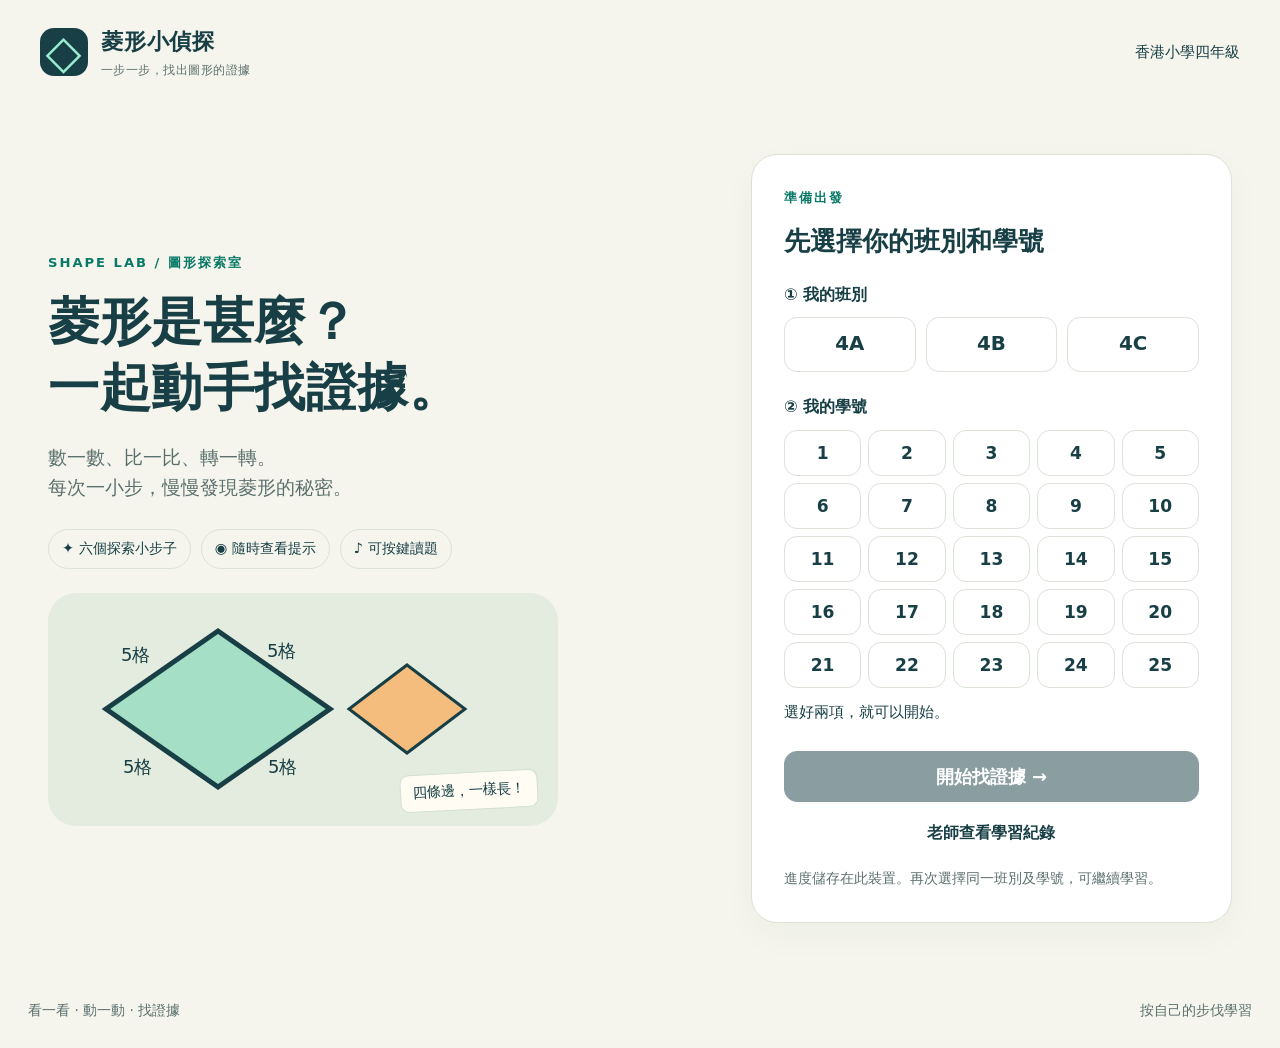
<file: index.html>
<!doctype html>
<html lang="zh-Hant">
<head>
  <meta charset="utf-8">
  <meta name="viewport" content="width=device-width,initial-scale=1">
  <meta name="theme-color" content="#183f45">
  <meta name="description" content="香港小四菱形小步子互動教學：數邊、比較邊長、找對邊、旋轉、辨認與探索正方形。">
  <title>菱形小偵探｜一步一步找證據</title>
  <link rel="icon" href="data:image/svg+xml,%3Csvg xmlns='http://www.w3.org/2000/svg' viewBox='0 0 64 64'%3E%3Crect width='64' height='64' rx='16' fill='%23183f45'/%3E%3Cpath d='M32 9 51 32 32 55 13 32Z' fill='%237ae1c2'/%3E%3C/svg%3E">
  <link rel="stylesheet" href="styles.css">
  <script src="app.js" defer></script>

<script defer src="https://wongngaiyam3-rgb.github.io/learning-resource-hub/xiaoke-widget/v1.js?v=20261102-1" data-xiaoke-site="菱形小偵探" data-xiaoke-topic="geometry"></script>
</head>
<body>
  <header class="topbar">
    <a class="brand" href="./" aria-label="菱形小偵探首頁"><span class="brandmark">◇</span><span>菱形小偵探<small>一步一步，找出圖形的證據</small></span></a>
    <div id="identity" class="identity">香港小學四年級</div>
  </header>
  <main id="app"></main>
  <footer class="sitefooter"><span>看一看 · 動一動 · 找證據</span><span>按自己的步伐學習</span></footer>
  <div id="toast" role="status" aria-live="polite"></div>
</body>
</html>
</file>
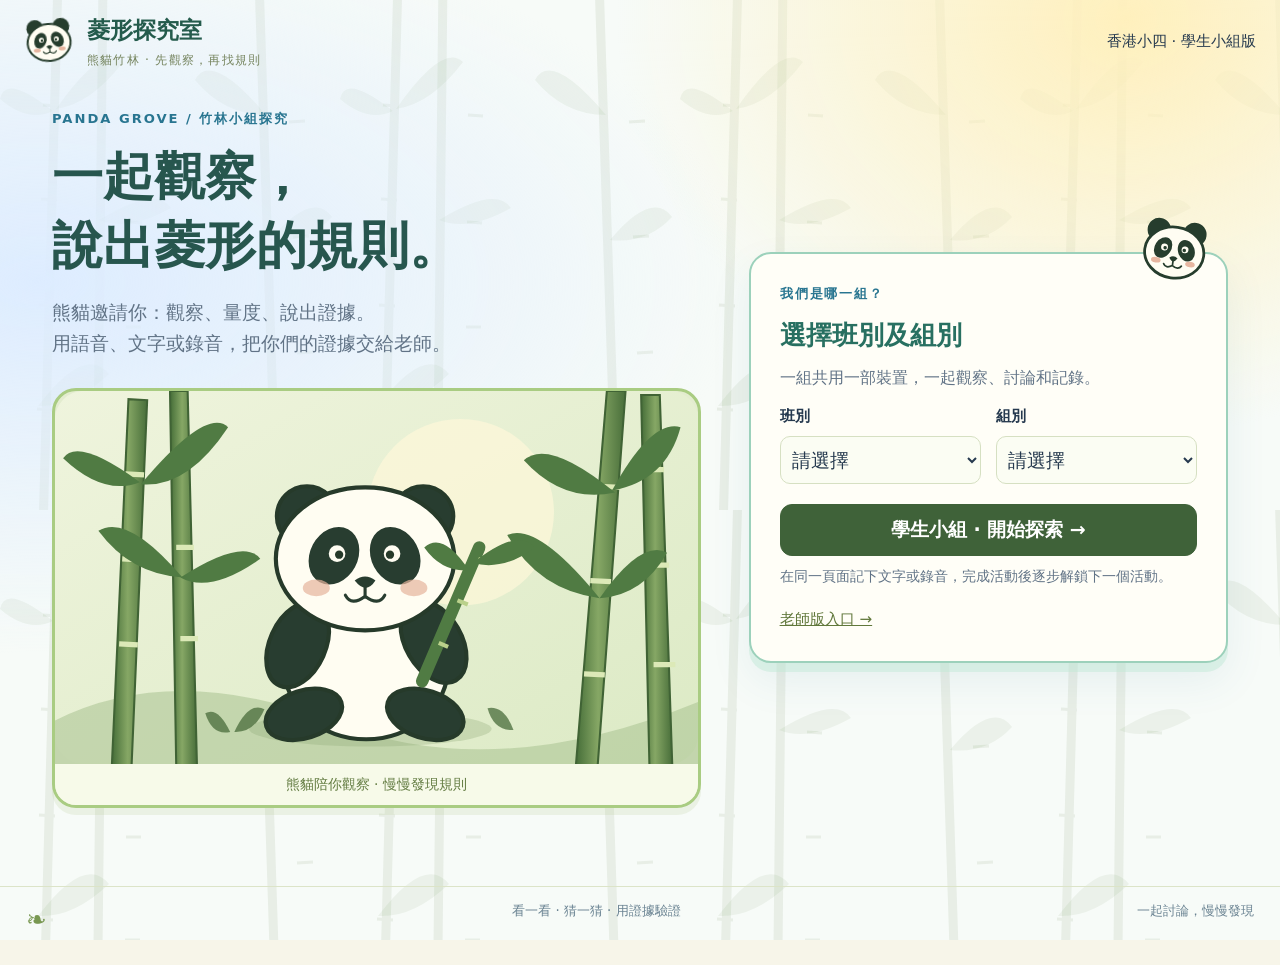
<file: classroom/index.html>
<!doctype html>
<html lang="zh-Hant">
<head><meta charset="utf-8"><meta name="viewport" content="width=device-width,initial-scale=1"><meta name="theme-color" content="#46683d"><meta name="description" content="香港小四菱形課堂探究：比較四邊形、拼棒、量度、分類與三角形拼砌；老師逐步提問，學生從證據發現規則。"><title>菱形探究室｜課堂觀察與發現</title><link rel="icon" href="data:image/svg+xml,%3Csvg xmlns='http://www.w3.org/2000/svg' viewBox='0 0 64 64'%3E%3Crect width='64' height='64' rx='16' fill='%23183f45'/%3E%3Cpath d='M32 9 51 32 32 55 13 32Z' fill='%237ae1c2'/%3E%3C/svg%3E"><link rel="stylesheet" href="classroom.css"><link rel="stylesheet" href="panda-theme.css"><script src="discussion.js" defer></script><script src="ruler.js" defer></script><script src="classroom.js" defer></script>
<script defer src="https://wongngaiyam3-rgb.github.io/learning-resource-hub/xiaoke-widget/v1.js?v=20261102-1" data-xiaoke-site="菱形探究室" data-xiaoke-topic="geometry"></script>
</head>
<body><header class="topbar"><a href="./" class="brand"><span class="logo">◇</span><span>菱形探究室<small>熊貓竹林 · 先觀察，再找規則</small></span></a><div id="mode">香港小四 · 課堂探究版</div></header><main id="app"></main><footer>看一看 · 猜一猜 · 用證據驗證<span>一起討論，慢慢發現</span></footer><div id="toast" role="status" aria-live="polite"></div></body>
</html>
</file>
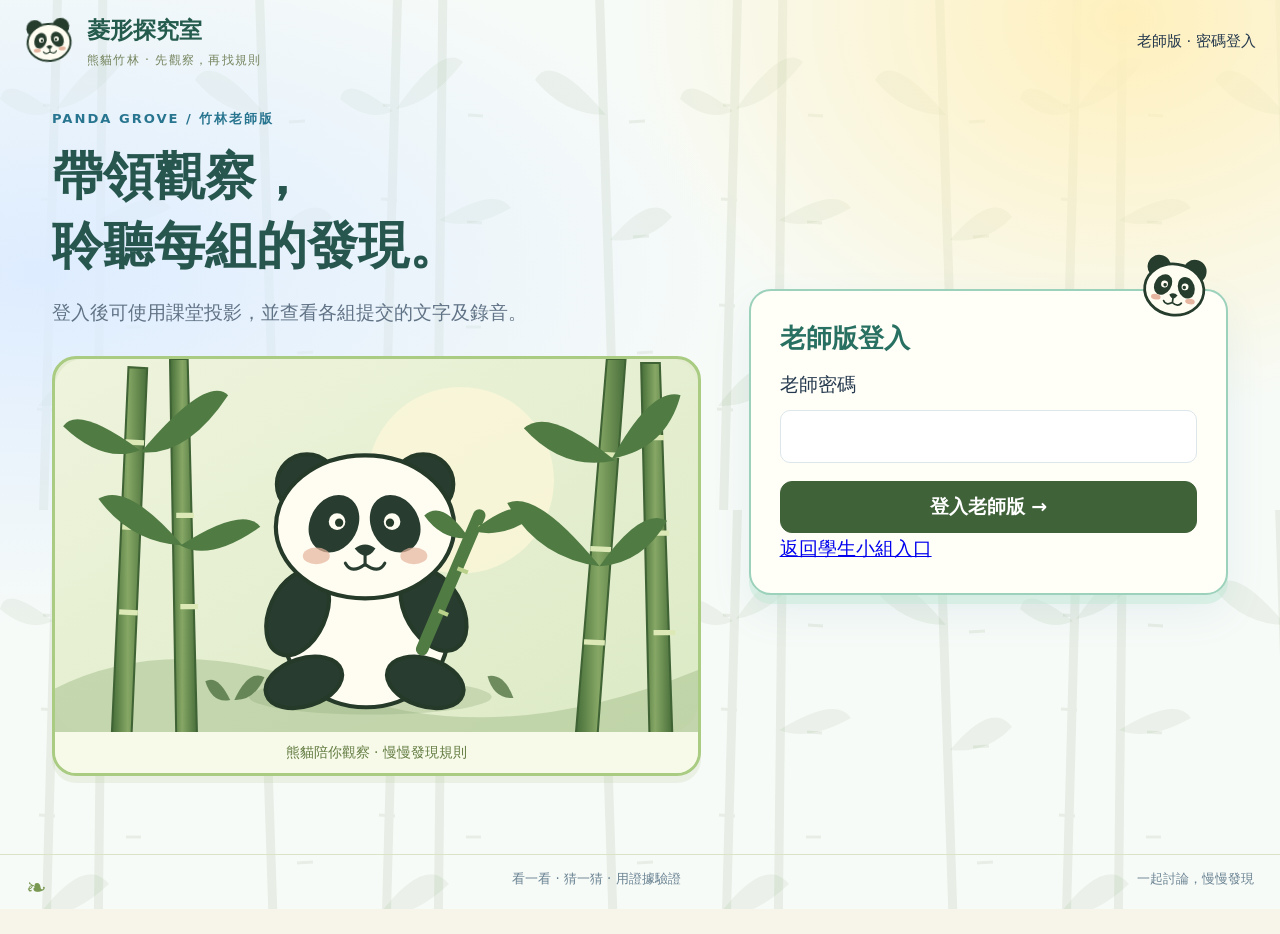
<file: classroom/teacher/index.html>
<!doctype html>
<html lang="zh-Hant">
<head><meta charset="utf-8"><meta name="viewport" content="width=device-width,initial-scale=1"><meta name="theme-color" content="#46683d"><meta name="description" content="香港小四菱形課堂探究：比較四邊形、拼棒、量度、分類與三角形拼砌；老師逐步提問，學生從證據發現規則。"><title>菱形探究室｜老師版</title><link rel="icon" href="data:image/svg+xml,%3Csvg xmlns='http://www.w3.org/2000/svg' viewBox='0 0 64 64'%3E%3Crect width='64' height='64' rx='16' fill='%23183f45'/%3E%3Cpath d='M32 9 51 32 32 55 13 32Z' fill='%237ae1c2'/%3E%3C/svg%3E"><link rel="stylesheet" href="../classroom.css"><link rel="stylesheet" href="../panda-theme.css"><script src="../discussion.js" defer></script><script src="../ruler.js" defer></script><script src="../classroom.js" defer></script></head>
<body data-role="teacher"><header class="topbar"><a href="./" class="brand"><span class="logo">◇</span><span>菱形探究室<small>熊貓竹林 · 先觀察，再找規則</small></span></a><div id="mode">香港小四 · 課堂探究版</div></header><main id="app"></main><footer>看一看 · 猜一猜 · 用證據驗證<span>一起討論，慢慢發現</span></footer><div id="toast" role="status" aria-live="polite"></div></body>
</html>
</file>
<file: styles.css>
:root{--ink:#183f45;--teal:#087967;--mint:#d8f3e9;--paper:#f5f5ed;--orange:#ec9b50;--muted:#5b706e;--line:#dbe2d8;--blue:#426db2;--red:#a83836;--radius:22px;font-family:system-ui,-apple-system,"Noto Sans TC","Microsoft JhengHei",sans-serif;color:var(--ink);background:var(--paper);font-size:18px;line-height:1.65}
*{box-sizing:border-box}body{margin:0}button,input,select{font:inherit}button,a,input,select{-webkit-tap-highlight-color:transparent}button{cursor:pointer;min-height:48px;border:1px solid var(--line);background:white;color:var(--ink);border-radius:13px;padding:10px 18px;font-weight:650;transition:background .15s,transform .15s}button:hover:not(:disabled){background:#eaf5ef;transform:translateY(-1px)}button:disabled{cursor:default;opacity:.5}button:focus-visible,a:focus-visible,input:focus-visible,select:focus-visible,[tabindex]:focus-visible{outline:3px solid var(--orange);outline-offset:4px}.primary{background:var(--ink);color:white;border-color:var(--ink)}.primary:hover:not(:disabled){background:#245b62}.secondary{background:var(--mint);border-color:#b8ddcd}.quiet{background:transparent;border-color:transparent;font-size:.87rem;min-height:44px}.selected,[aria-pressed=true]{background:var(--mint);border:2px solid var(--teal)}.topbar{max-width:1400px;margin:auto;padding:24px 40px;display:flex;justify-content:space-between;align-items:center;gap:16px}.brand{display:flex;align-items:center;gap:13px;color:var(--ink);text-decoration:none;font-size:1.22rem;font-weight:850;letter-spacing:.035em}.brandmark{height:48px;width:48px;display:grid;place-items:center;background:var(--ink);color:#9aedd1;border-radius:14px;font-size:2.6rem;line-height:1}.brand small{display:block;font-size:.68rem;color:var(--muted);font-weight:500;letter-spacing:.04em}.identity{font-size:.85rem;display:flex;gap:10px;align-items:center;white-space:nowrap}.pill{padding:6px 14px;background:#fff;border:1px solid var(--line);border-radius:30px}.sitefooter{max-width:1320px;margin:26px auto;padding:0 28px;color:var(--muted);display:flex;justify-content:space-between;font-size:.77rem}#app{max-width:1320px;margin:0 auto;padding:12px 28px;min-height:70vh}h1,h2,h3,p{margin-top:0}h1{font-size:clamp(2rem,4vw,3.3rem);line-height:1.3;letter-spacing:.01em;margin-bottom:22px}h2{font-size:1.6rem;line-height:1.4;margin-bottom:12px}h3{font-size:1.06rem;margin-bottom:10px}p{margin-bottom:15px}.eyebrow{text-transform:uppercase;letter-spacing:.15em;color:var(--teal);font-size:.73rem;font-weight:800;margin-bottom:14px}.muted{color:var(--muted);font-size:.88rem}.landing{display:grid;grid-template-columns:1.15fr .85fr;gap:52px;align-items:center;padding:38px 20px}.hero{max-width:660px}.hero p{font-size:1.03rem;color:var(--muted);max-width:530px}.hero .featureline{display:flex;gap:10px;flex-wrap:wrap;margin-top:25px}.featureline span{font-size:.8rem;border:1px solid var(--line);border-radius:30px;padding:7px 13px}.heroart{margin:24px 0 0;background:#e4ece0;border-radius:28px;padding:14px 20px;max-width:510px;position:relative}.heroart svg{width:100%;height:205px;display:block}.artnote{position:absolute;bottom:16px;right:20px;background:#fffdf3;border:1px solid #d3dfcf;transform:rotate(-3deg);padding:6px 12px;border-radius:9px;font-size:.8rem}.entrycard{padding:32px;background:white;border:1px solid var(--line);border-radius:26px;box-shadow:0 12px 36px #183f4509}.entrycard h2{font-size:1.45rem}.entrycard label{display:block;font-size:.9rem;font-weight:700;margin:22px 0 9px}.classbuttons{display:flex;gap:10px}.classbuttons button{flex:1;font-size:1.1rem}.numbergrid{display:grid;grid-template-columns:repeat(5,1fr);gap:7px}.numbergrid button{padding:5px;min-height:46px;font-size:.95rem}.entrycard .primary{width:100%;margin-top:24px}.entrycard .quiet{width:100%;margin-top:7px}.loginhint{font-size:.83rem;margin:12px 0 0;min-height:27px}.workspace{display:grid;grid-template-columns:230px 1fr;gap:24px}.journey{padding:26px 18px;border:1px solid var(--line);border-radius:var(--radius);background:#eff0e7;align-self:start;position:sticky;top:20px}.journey h2{font-size:1rem;padding-left:8px;margin-bottom:8px}.journey>p{padding-left:8px}.steps{display:flex;flex-direction:column;gap:8px}.steps button{display:flex;align-items:center;gap:10px;text-align:left;background:transparent;border:0;padding:10px 8px;font-size:.83rem;line-height:1.5;min-height:59px}.steps button.active{background:var(--ink);color:#fff}.stepnum{width:32px;height:32px;border-radius:50%;background:white;border:1px solid #c5d4c7;display:grid;place-items:center;flex-shrink:0;font-size:.77rem;color:var(--ink)}.steps button.done .stepnum{background:#c5e9d7;color:#076344}.progressbar{height:7px;border-radius:10px;background:#d8e1d3;overflow:hidden;margin:16px 8px 10px}.progressbar>span{display:block;height:100%;background:var(--teal);transition:width .3s}.lesson{background:white;border:1px solid var(--line);border-radius:var(--radius);padding:28px 32px;min-width:0}.lessonheader{display:flex;align-items:flex-start;justify-content:space-between;gap:16px;margin-bottom:18px}.lessonheader .eyebrow{margin-bottom:7px}.lessonheader h1{font-size:1.8rem;margin-bottom:7px}.lessonheader p{margin-bottom:0}.audio{flex-shrink:0;font-size:.85rem}.task{background:#eff8f3;border-left:4px solid var(--teal);padding:15px 20px;border-radius:0 12px 12px 0;margin-bottom:18px;font-size:1.06rem;font-weight:650}.board{background:#fbfcf8;border:1px solid var(--line);border-radius:18px;position:relative;overflow:hidden}.board>svg{width:100%;height:auto;max-height:350px;display:block;touch-action:pan-y}.board.draggable>svg{touch-action:none}.boardcaption{font-size:.78rem;color:var(--muted);padding:0 18px 12px;text-align:center}.edge{cursor:pointer;stroke-width:9;stroke-linecap:round;transition:stroke .2s}.edgetarget{cursor:pointer;stroke:transparent;stroke-width:34;fill:none}.edgehit:focus-visible{outline:0}.edgehit:focus-visible .edge{stroke:var(--orange)}.svglabel{font-family:inherit;font-size:20px;font-weight:750;fill:var(--ink);paint-order:stroke;stroke:#fbfcf8;stroke-width:6px;stroke-linejoin:round}.svgnote{font-family:inherit;font-size:16px;fill:var(--muted)}.vertex{cursor:grab;fill:var(--orange);stroke:white;stroke-width:3}.vertex:active{cursor:grabbing}.tools{display:flex;gap:10px;flex-wrap:wrap;align-items:center;margin-top:16px}.tools button{font-size:.85rem;padding:9px 13px}.rangebox{display:flex;align-items:center;gap:12px;padding:9px 0;flex-wrap:wrap}.rangebox label{font-size:.84rem;min-width:90px}.rangebox input{width:min(100%,260px);min-height:40px;accent-color:var(--teal)}.question{margin-top:21px}.question h3{font-size:1.1rem}.choices{display:flex;gap:12px;flex-wrap:wrap}.choices button{flex:1;min-width:140px}.feedback{margin:18px 0 0;padding:15px 18px;border-radius:12px;font-size:.95rem;background:#fdf2e2;color:#704623}.feedback.good{background:#e5f5ed;color:#145b44}.feedback:empty{display:none}.hintbox{background:#fff7df;border:1px solid #eedcab;padding:14px 16px;border-radius:12px;margin:12px 0;font-size:.9rem}.lessonfooter{display:flex;justify-content:space-between;gap:12px;border-top:1px solid var(--line);padding-top:20px;margin-top:25px;align-items:center}.lessonfooter .primary{font-size:.93rem}.helpgroup{display:flex;gap:5px}.evidence{display:flex;gap:10px;flex-wrap:wrap;margin:15px 0}.evidence span{padding:7px 12px;border:1px solid var(--line);border-radius:12px;font-size:.84rem;background:white}.evidence span.checked{background:var(--mint);border-color:#a9d6bf}.comparison{margin:18px 0;padding:18px;border:1px solid var(--line);border-radius:14px;background:#f9fbf6}.compare-row{display:flex;align-items:center;gap:13px;margin:9px 0;font-size:.84rem}.compare-row span{min-width:55px}.compare-row i{height:8px;background:var(--teal);width:150px;border-radius:5px;display:block}.compare-row small{font-size:.78rem;color:var(--muted)}.shapegrid{display:grid;grid-template-columns:repeat(2,1fr);gap:14px}.shapecard{display:block;position:relative;padding:12px 8px;background:#fcfdf9;min-height:160px;border:2px solid #dde6db;border-radius:16px;text-align:center}.shapecard.selected{background:#eaf8ef;border-color:var(--teal)}.shapecard svg{width:100%;height:140px;display:block}.shapecard .svglabel{font-size:15px;stroke-width:4px}.cardtitle{display:flex;align-items:center;justify-content:center;gap:10px;font-size:.9rem}.selectiondot{display:grid;place-items:center;width:24px;height:24px;border-radius:50%;border:2px solid #adbfad;font-size:.77rem}.selected .selectiondot{background:var(--teal);border-color:var(--teal);color:#fff}.roundpill{font-size:.8rem;background:#f5efdf;padding:7px 12px;border-radius:30px}.reasonlist{display:flex;flex-direction:column;gap:10px}.reasonlist button{text-align:left;font-size:.95rem}.concept{background:var(--ink);color:#fff;padding:22px;border-radius:18px;margin:20px 0}.concept h3{font-size:1.1rem;color:#9aedd1}.concept p{margin-bottom:0}.facts{display:grid;grid-template-columns:repeat(3,1fr);gap:10px;margin-top:16px}.fact{padding:12px;background:#f3f7ec;border:1px solid #dce6d1;border-radius:13px;text-align:center;font-size:.82rem}.fact strong{display:block;font-size:1.15rem}.reporthero{text-align:center;padding:25px 10px}.reporthero .badge{width:88px;height:88px;margin:auto auto 17px;background:var(--mint);border-radius:50%;display:grid;place-items:center;font-size:2.8rem}.reporthero h1{font-size:2rem}.skilllist{display:flex;flex-direction:column;gap:10px}.skillrow{display:flex;gap:12px;align-items:center;padding:13px 16px;border:1px solid var(--line);border-radius:13px}.skillrow strong{margin-left:auto;white-space:nowrap;font-size:.83rem}.skillrow.done strong{color:var(--teal)}.teacher{background:white;border:1px solid var(--line);padding:30px;border-radius:22px}.teachertools{display:flex;flex-wrap:wrap;gap:10px;margin:20px 0}.teachertools input{max-width:100%}.tablewrap{overflow:auto}table{width:100%;border-collapse:collapse;font-size:.84rem;white-space:nowrap}th,td{padding:13px 12px;text-align:left;border-bottom:1px solid var(--line)}th{background:#f2f6eb}details{margin-top:16px;background:#f7f8f1;border-radius:12px;padding:13px}summary{cursor:pointer;font-weight:650}.smallprint{font-size:.77rem;color:var(--muted);margin:10px 0 0}#toast{position:fixed;bottom:25px;left:50%;transform:translateX(-50%);background:var(--ink);color:#fff;max-width:90%;border-radius:12px;padding:10px 18px;z-index:30;display:none;font-size:.87rem}.toolbarline{display:flex;gap:10px;align-items:center;justify-content:space-between}.dim{opacity:.3}.legend{display:flex;align-items:center;gap:10px;margin-top:8px;font-size:.8rem}.legend i{display:inline-block;width:24px;height:5px;background:var(--teal)}.legend i.blue{background:var(--blue)}.completionstrip{background:#e4f5ec;border:1px solid #b8dcca;padding:14px 16px;border-radius:13px;margin-top:17px}.names{display:flex;gap:12px;flex-wrap:wrap;margin:18px 0}.names button{flex:1;font-size:1rem}.empty{text-align:center;padding:40px 20px}.notice{border-left:4px solid var(--orange);padding:14px 18px;background:#fff6e7;border-radius:0 12px 12px 0}.checkboxline{display:flex;gap:9px;align-items:center;font-size:.83rem}.checkboxline input{width:22px;height:22px;accent-color:var(--teal)}
@media(max-width:1000px){.topbar{padding:20px 28px}.workspace{grid-template-columns:190px 1fr;gap:16px}.journey{padding:20px 10px}.lesson{padding:24px}.landing{gap:28px;padding:25px 0}.entrycard{padding:25px}.facts{grid-template-columns:1fr}}
@media(max-width:720px){:root{font-size:17px}.topbar{padding:17px 16px;align-items:flex-start}.brand{font-size:1rem;gap:9px}.brandmark{height:42px;width:42px;font-size:2.3rem}.brand small{font-size:.59rem}.identity{font-size:.74rem;flex-direction:column;gap:3px}.identity .quiet{min-height:30px;padding:1px 6px}.identity .pill{padding:4px 9px}#app{padding:4px 14px}.landing{grid-template-columns:1fr;padding:22px 2px;gap:25px}.hero h1{font-size:2.25rem;margin-bottom:13px}.heroart{display:none}.hero p{font-size:.98rem}.featureline{margin-top:16px!important}.entrycard{padding:24px}.workspace{display:block}.journey{position:static;margin-bottom:15px;padding:13px 10px;border-radius:16px}.journey h2,.journey>p,.journey>.quiet{display:none}.steps{flex-direction:row;overflow:auto;gap:7px;padding-bottom:5px}.steps button{min-width:106px;flex-direction:column;gap:5px;min-height:72px;justify-content:center;font-size:.72rem;text-align:center;padding:7px;border-radius:11px}.stepnum{height:27px;width:27px}.progressbar{margin:6px 3px 0;height:5px}.lesson{padding:21px 16px;border-radius:18px}.lessonheader{gap:10px}.lessonheader h1{font-size:1.42rem}.lessonheader p{font-size:.82rem}.audio{font-size:.77rem;padding:8px 10px}.task{font-size:.99rem;padding:13px 14px}.board>svg{min-height:220px}.choices{gap:9px}.choices button{min-width:100px;font-size:.93rem;padding:10px}.shapegrid{gap:10px}.shapecard{padding:8px 4px;min-height:148px}.shapecard svg{height:122px}.lessonfooter{flex-wrap:wrap;gap:9px}.lessonfooter>.primary{margin-left:auto}.helpgroup{gap:0}.helpgroup button{padding:8px 10px}.teacher{padding:22px 16px}.sitefooter{padding:0 17px;font-size:.67rem}.facts{grid-template-columns:1fr 1fr 1fr;gap:6px}.fact{font-size:.65rem;padding:8px 3px}.fact strong{font-size:.89rem}.evidence{gap:6px}.evidence span{font-size:.72rem;padding:7px 8px}.skillrow{padding:12px 10px;font-size:.82rem}.skillrow strong{font-size:.73rem}.names button{font-size:.88rem;padding:10px}.rangebox input{flex:1}.toolbarline{flex-wrap:wrap}.reporthero h1{font-size:1.65rem}}
@media(prefers-reduced-motion:reduce){*{transition:none!important;scroll-behavior:auto!important}}
</file>
<file: classroom/classroom.css>
:root{font-family:system-ui,-apple-system,"Noto Sans TC","Microsoft JhengHei",sans-serif;font-size:19px;line-height:1.65;color:#183f45;background:#f5f5ed;--ink:#183f45;--green:#087967;--mint:#e1f3e7;--orange:#ec9b50;--line:#dbe3d7;--muted:#5c726e}*{box-sizing:border-box}body{margin:0}button,input,select{font:inherit}button{min-height:48px;border:1px solid var(--line);border-radius:12px;padding:9px 15px;background:white;color:var(--ink);font-weight:650;cursor:pointer;transition:background .16s}button:hover:not(:disabled){background:#ecf7ef}button:disabled{opacity:.45;cursor:default}button:focus-visible,input:focus-visible,select:focus-visible,a:focus-visible{outline:3px solid var(--orange);outline-offset:3px}.primary{background:var(--ink);color:white;border-color:var(--ink)}.primary:hover:not(:disabled){background:#285b61}.mint{background:var(--mint);border-color:#b8dbc7}.quiet{background:transparent;border-color:transparent;font-size:.79rem}.active,[aria-pressed=true]{background:var(--mint);border:2px solid var(--green)}.topbar{max-width:1540px;margin:auto;padding:22px 32px;display:flex;align-items:center;justify-content:space-between;gap:15px}.brand{color:var(--ink);text-decoration:none;display:flex;align-items:center;gap:12px;font-weight:850;font-size:1.2rem}.brand small{display:block;color:var(--muted);font-size:.65rem;font-weight:500}.logo{display:grid;place-items:center;font-size:2.5rem;width:49px;height:49px;border-radius:14px;background:var(--ink);color:#9beacb}#mode{display:flex;align-items:center;gap:9px;font-size:.78rem}main{max-width:1540px;margin:auto;padding:5px 26px;min-height:75vh}footer{max-width:1480px;margin:25px auto;padding:0 26px;display:flex;justify-content:space-between;color:var(--muted);font-size:.7rem}h1,h2,h3,p{margin-top:0}h1{font-size:clamp(2rem,4vw,3.5rem);line-height:1.35;margin-bottom:17px}h2{font-size:1.38rem;line-height:1.4;margin-bottom:12px}h3{font-size:1rem;margin-bottom:8px}p{margin-bottom:13px}.eyebrow{font-size:.69rem;font-weight:800;letter-spacing:.15em;color:var(--green);margin-bottom:12px}.muted{color:var(--muted);font-size:.83rem}.entry{display:grid;grid-template-columns:1.15fr .85fr;gap:55px;align-items:center;padding:45px 30px}.entry p{color:var(--muted)}.entryart{margin-top:28px;border-radius:24px;background:#e6ecdf;padding:16px}.entryart svg{width:100%;height:240px;display:block}.entrycard{padding:29px;border:1px solid var(--line);border-radius:24px;background:white}.entrycard .primary{width:100%;font-size:1rem}.or{text-align:center;font-size:.76rem;color:var(--muted);margin:20px 0}.entryfields{display:grid;grid-template-columns:1fr 1fr;gap:15px}.entryfields label{display:block;font-size:.8rem;margin-bottom:7px;font-weight:650}select{width:100%;min-height:48px;border:1px solid var(--line);border-radius:10px;padding:7px;background:#fbfcf8;color:var(--ink)}.entrycard .mint{margin-top:15px;width:100%}.entrycard .small{margin-top:9px;font-size:.72rem}.nav{display:flex;gap:8px;overflow:auto;padding:0 0 15px}.nav button{flex:1;min-width:145px;font-size:.83rem;white-space:nowrap}.nav .active{background:var(--ink);color:white;border-color:var(--ink)}.nav button span{font-size:.68rem;margin-right:6px;opacity:.8}.toolbar{display:flex;align-items:center;justify-content:space-between;gap:15px;flex-wrap:wrap;margin:0 0 16px}.toolbar-left{display:flex;gap:8px;flex-wrap:wrap}.toolbar button{font-size:.77rem;min-height:44px}.layout{display:grid;grid-template-columns:minmax(0,1fr) 285px;gap:21px}.lab{min-width:0;background:white;padding:24px;border-radius:21px;border:1px solid var(--line)}.lessonhead{display:flex;justify-content:space-between;align-items:flex-start;gap:16px}.lessonhead h1{font-size:1.75rem;margin-bottom:10px}.lessonhead .eyebrow{margin-bottom:5px}.instruction{font-size:.91rem;padding:13px 17px;background:#edf7ef;border-left:4px solid var(--green);border-radius:0 10px 10px 0;margin:9px 0 17px}.questions{background:var(--ink);color:white;padding:23px;border-radius:21px;align-self:start;position:sticky;top:20px}.questions .eyebrow{color:#a6e9ce}.questions h2{font-size:1.13rem;line-height:1.7;margin:13px 0 19px}.questions .sub{font-size:.79rem;color:#c8dbd6}.questions .qnav{display:flex;gap:9px;margin-top:20px}.questions button{flex:1;font-size:.78rem;min-height:44px}.questions .quiet{color:white;margin-top:12px;flex:1}.qtip{padding:14px 0 0;border-top:1px solid #52726e;font-size:.78rem;color:#d9e8df}.chip{background:#f3ecd8;border:1px solid #e7dcc1;padding:5px 12px;border-radius:30px;font-size:.72rem;white-space:nowrap}.gallery{display:grid;grid-template-columns:repeat(3,1fr);gap:12px}.card{position:relative;border:2px solid #dce5d7;border-radius:15px;min-height:160px;padding:10px 6px;text-align:center;background:#fcfdf9}.card.selected{background:#e6f5ea;border-color:var(--green)}.card svg{width:100%;height:135px;display:block}.card strong{font-size:.85rem}.name{font-size:.7rem;color:var(--muted);display:block;min-height:22px}.tools{display:flex;gap:8px;flex-wrap:wrap;align-items:center;margin:14px 0}.tools button{font-size:.77rem}.comparison{margin-top:19px;padding:17px;background:#f5f7ec;border:1px solid var(--line);border-radius:15px}.comparison h3{font-size:.91rem}.comparepair{display:grid;grid-template-columns:repeat(2,minmax(0,1fr));gap:12px}.comparepair svg{width:100%;height:230px;display:block}.comparepair>div{background:#fff;border:1px solid var(--line);border-radius:13px;text-align:center;padding:10px}.comparepair .tools{justify-content:center}.empty{padding:30px 15px;text-align:center;color:var(--muted);font-size:.86rem}.board{border:1px solid var(--line);border-radius:16px;overflow:hidden;background:#fbfcf7;position:relative}.board svg{width:100%;height:auto;display:block;touch-action:none}.board.large svg{max-height:410px}.svglabel{font-family:inherit;font-size:17px;font-weight:750;fill:var(--ink);paint-order:stroke;stroke:#fbfcf7;stroke-width:5px;stroke-linejoin:round}.svglabel.small{font-size:13px;stroke-width:4px}.svgcaption{font-family:inherit;font-size:13px;fill:var(--muted)}.edge{stroke-linecap:round}.hit{fill:none;stroke:transparent;stroke-width:28;cursor:pointer}.handle{fill:var(--orange);stroke:white;stroke-width:3;cursor:grab}.handle:active{cursor:grabbing}.panels{display:grid;grid-template-columns:repeat(2,minmax(0,1fr));gap:15px}.panel h3{display:flex;align-items:center;gap:9px;font-size:.88rem}.panel .chip{font-size:.65rem}.rodtray{display:flex;gap:8px;align-items:center;margin:14px 0;justify-content:center;height:35px}.rodtray i{height:9px;width:55px;border:1px solid #368276;background:#87c8b2;border-radius:8px;transition:opacity .2s}.rodtray .used{opacity:.2}.rodtray .long{width:74px;background:#91abc9;border-color:#657ea3}.rodtray .short{width:37px;background:#dfb58e;border-color:#bb8f69}.slider{display:flex;align-items:center;gap:9px;font-size:.76rem;flex-wrap:wrap;margin:12px 0}.slider input{min-width:100px;flex:1;accent-color:var(--green);min-height:35px}.slider label{min-width:50px}.obsbox{padding:15px 17px;border:1px dashed #d1dabd;border-radius:13px;background:#fffdef;margin-top:16px}.obsbox h3{font-size:.88rem}.obsbox .prompts{display:flex;gap:9px;flex-wrap:wrap;font-size:.83rem}.note{padding:7px 13px;border-radius:30px;border:1px solid #d6dfc8;background:white;min-height:40px;font-size:.77rem}.selector{display:flex;gap:7px;flex-wrap:wrap;margin-bottom:14px}.selector button{min-height:43px;min-width:49px;padding:5px 11px;font-size:.8rem}.sideinspector{display:grid;grid-template-columns:minmax(0,1fr) 215px;gap:15px}.copytray{background:#f5f7ec;border-radius:14px;padding:17px;min-width:0}.copytray h3{font-size:.85rem}.copyrow{margin:12px 0;font-size:.73rem}.copyrow i{display:block;height:7px;background:var(--green);border-radius:5px;margin:7px 0;max-width:100%}.parallel-controls{display:flex;gap:8px;flex-wrap:wrap;margin-top:13px}.parallel-controls button{font-size:.77rem}.legend{font-size:.75rem;color:var(--muted);margin-top:7px}.legend i{display:inline-block;width:22px;height:4px;background:var(--green);margin-right:5px}.sortarea{display:grid;grid-template-columns:repeat(2,minmax(0,1fr));gap:15px}.sortzone{border:2px dashed #b7cdbb;border-radius:15px;padding:14px;min-height:225px;background:#f3faf2}.sortzone:nth-child(2){background:#f8f4ed;border-color:#d5c2a5}.sortzone.dragover{outline:3px solid var(--orange);background:#fff5cf}.sortzone input{width:100%;padding:6px 8px;border:1px solid #cbd6c6;border-radius:9px;min-height:43px;font-weight:750;font-size:.89rem;color:var(--ink);background:white}.sortzone .smallcards{display:grid;grid-template-columns:repeat(2,minmax(0,1fr));gap:8px;margin-top:10px}.smallcards .card{min-height:110px;padding:7px 3px}.smallcards .card svg{height:92px}.smallcards .card .name{display:none}.smallcards .card strong{font-size:.78rem}.sortpool{margin-top:17px;padding:16px;border:1px solid var(--line);border-radius:15px;background:#f9fbf4}.sortpool .gallery{grid-template-columns:repeat(4,1fr);gap:8px}.sortpool .card{min-height:130px}.sortpool .card svg{height:97px}.sortpool .name{display:none}.feedback{padding:13px 16px;border-radius:11px;font-size:.87rem;background:#fff4d9;color:#765322;margin:14px 0}.feedback.good{background:#e8f4e9;color:#176345}.feedback:empty{display:none}.puzzlebar{display:flex;gap:8px;flex-wrap:wrap}.puzzlebar button{font-size:.79rem}.summary{padding:20px;border-radius:17px;background:var(--ink);color:#fff;margin-top:17px}.summary h2{font-size:1.2rem;color:#a6e9ce}.summary p{font-size:.92rem;margin-bottom:9px}.summary small{font-size:.73rem;color:#d2e5dc}.hideanswer{padding:21px;border:1px dashed #c9d8bf;border-radius:14px;text-align:center;margin-top:16px;background:#fcfdf5}.hideanswer p{font-size:.82rem;color:var(--muted)}.tip{font-size:.75rem;color:var(--muted);margin-top:9px;margin-bottom:0}.namesstrip{display:flex;gap:9px;flex-wrap:wrap;margin:11px 0}.namesstrip span{background:#edf6e8;border:1px solid #c9dbc4;padding:6px 12px;border-radius:25px;font-size:.79rem}.lessonfoot{display:flex;justify-content:space-between;align-items:center;gap:12px;margin-top:22px;padding-top:17px;border-top:1px solid var(--line)}.lessonfoot button{font-size:.8rem}.notebook{background:white;border:1px solid var(--line);padding:28px;border-radius:21px}.notebook textarea{width:100%;min-height:130px;border:1px solid var(--line);border-radius:13px;padding:15px;font:inherit;margin-bottom:12px}.logitem{padding:13px 16px;border-radius:12px;background:#f3f7ec;margin:10px 0;font-size:.85rem}.pill{padding:5px 10px;border:1px solid var(--line);background:white;border-radius:30px;font-size:.74rem}#toast{position:fixed;bottom:25px;left:50%;transform:translateX(-50%);background:var(--ink);color:white;padding:12px 18px;border-radius:12px;max-width:90%;font-size:.83rem;display:none;z-index:30}.tri-piece{cursor:grab}.tri-piece:active{cursor:grabbing}.drag-hint{font-size:.75rem;color:var(--muted);margin-top:8px}.fullscreen main{max-width:none}.fullscreen .topbar{padding:12px 25px}.fullscreen footer{display:none}.fullscreen .layout{grid-template-columns:minmax(0,1fr) 310px}.fullscreen .lab{font-size:1.08rem}.fullscreen .board.large svg{max-height:480px}.evidence{display:flex;gap:9px;flex-wrap:wrap;margin:14px 0}.evidence span{padding:6px 11px;border:1px solid var(--line);border-radius:10px;font-size:.76rem;background:#f8fbf3}.note[aria-pressed=true]{background:var(--mint)}
@media(min-width:1600px){:root{font-size:22px}.layout{grid-template-columns:minmax(0,1fr) 320px}}
@media(max-width:1100px){.layout{grid-template-columns:minmax(0,1fr) 240px;gap:15px}.lab{padding:20px}.questions{padding:19px}.entry{gap:30px;padding:25px 10px}.gallery{gap:9px}.card svg{height:125px}.sideinspector{grid-template-columns:1fr}.copytray{display:flex;flex-wrap:wrap;gap:12px;align-items:center}.copytray h3{width:100%}.copyrow{margin:0}.copyrow i{max-width:170px}.panels{gap:10px}}
@media(max-width:760px){:root{font-size:17px}.topbar{padding:17px 16px;align-items:flex-start}.brand{font-size:1rem;gap:9px}.logo{width:42px;height:42px;font-size:2.2rem}.brand small{font-size:.58rem}#mode{font-size:.67rem;gap:3px;flex-direction:column}.topbar .quiet{min-height:27px;padding:3px}main{padding:3px 12px}.entry{grid-template-columns:1fr;padding:22px 3px;gap:19px}.entry h1{font-size:2.15rem}.entryart{display:none}.entrycard{padding:23px}.nav{gap:6px;padding-bottom:11px}.nav button{min-width:137px;font-size:.8rem;min-height:46px}.toolbar{gap:7px;margin-bottom:12px}.toolbar-left{gap:6px}.toolbar button{font-size:.73rem;min-height:42px;padding:7px 10px}.layout{display:flex;flex-direction:column;gap:14px}.questions{position:static;order:-1;padding:16px 18px}.questions .eyebrow{margin:0}.questions h2{font-size:1.05rem;margin:6px 0 8px}.questions .sub{display:none}.questions .qnav{margin-top:10px;max-width:260px}.questions .qtip{margin-top:10px}.questions .quiet{margin-top:7px;padding:4px 10px;min-height:35px}.lab{padding:20px 15px;border-radius:17px}.lessonhead h1{font-size:1.42rem}.lessonhead .chip{font-size:.65rem}.instruction{font-size:.85rem;padding:11px 13px}.gallery{grid-template-columns:repeat(2,1fr);gap:9px}.card{min-height:152px;padding:8px 4px}.card svg{height:119px}.comparepair svg{height:150px}.comparepair .tools button{font-size:.65rem;min-height:40px;padding:7px}.panels{grid-template-columns:1fr}.panel h3{font-size:1rem}.board svg{max-height:none!important}.comparison{padding:13px}.sortarea{gap:10px}.sortzone{padding:9px;min-height:190px}.sortzone input{font-size:.73rem;padding:5px}.smallcards{grid-template-columns:1fr!important}.sortpool{padding:11px}.sortpool .gallery{grid-template-columns:repeat(2,1fr)}.sortpool .card svg{height:100px}.sideinspector{display:block}.copytray{margin-top:12px}.copytray .copyrow{flex:0 0 calc(50% - 6px);max-width:calc(50% - 6px)}.copyrow i{max-width:100%}.lessonfoot{flex-wrap:wrap;gap:7px}.lessonfoot .primary{margin-left:auto}footer{padding:0 15px;font-size:.62rem}.fullscreen .layout{display:flex}.notebook{padding:22px 17px}.puzzlebar button{font-size:.72rem;padding:8px 11px}.summary p{font-size:.87rem}}
@media(prefers-reduced-motion:reduce){*{transition:none!important;scroll-behavior:auto!important}}

.comparisonsteps{display:grid;grid-template-columns:repeat(2,minmax(0,1fr));gap:9px;margin:15px 0}.comparisonsteps button{text-align:left;font-size:.82rem}.comparisonsteps small{display:block;color:var(--muted);font-size:.67rem}.comparisonnav{display:flex;align-items:center;justify-content:space-between;gap:12px;margin-top:18px;flex-wrap:wrap}.comparisonnav span{font-size:.76rem;color:var(--muted)}.comparisonnav button{font-size:.8rem}@media(max-width:760px){.comparisonsteps button{font-size:.73rem;padding:8px}.comparisonnav span{order:3;width:100%;text-align:center}}

.teacherlink{display:block;margin-top:20px;font-size:.8rem;color:var(--green)}.entrycard input[type=password]{display:block;width:100%;padding:10px;margin:10px 0 18px;border:1px solid var(--line);border-radius:10px}.discussion-context{padding:16px;background:var(--mint);border-radius:12px;margin:15px 0 22px}.discussion-context p{margin:7px 0 0;font-size:.86rem}.recordbox{padding:20px;background:#f5f7ec;border:1px solid var(--line);border-radius:16px;margin:20px 0}.recordbox h2{font-size:1.13rem}.recordbox audio,.submission audio{width:100%;display:block;margin:12px 0}.filebutton{position:relative;display:inline-block;border:1px solid var(--line);border-radius:12px;padding:9px 14px;background:white;font-size:.77rem;font-weight:650;overflow:hidden;cursor:pointer}.filebutton input{position:absolute;inset:0;opacity:0;cursor:pointer;width:100%}.filebutton:focus-within{outline:3px solid var(--orange)}.submission{padding:20px;border:1px solid var(--line);border-radius:16px;margin:15px 0;background:#fbfcf7}.submission time{margin-left:auto;font-size:.73rem;color:var(--muted)}.discussion-answer{white-space:pre-wrap;font-size:1rem;background:white;border-left:4px solid var(--green);padding:15px}.audio-download,#record-download{color:var(--green);font-size:.8rem;text-decoration:underline}.notebook .tools label{font-size:.8rem}.notebook label select{min-width:135px}button[hidden]{display:none}

.ruler-overlay{pointer-events:none}.ruler-overlay [data-ruler-handle],.ruler-vertices circle{pointer-events:all;cursor:grab}.ruler-line{stroke:#b8782e;stroke-width:2.5;stroke-linecap:round}.ruler-hit{fill:transparent;stroke:none}.ruler-end{fill:#fff3cc;stroke:#9e6320;stroke-width:2.5}.ruler-end.chosen{fill:#f0c863;stroke-width:4}.ruler-number{font:700 13px system-ui;fill:#784815;pointer-events:none}.ruler-label{font:700 16px system-ui;fill:#784815;paint-order:stroke;stroke:#fffef7;stroke-width:6;stroke-linejoin:round;pointer-events:none}.ruler-vertices circle{fill:#a6ba80;stroke:#fffef7;stroke-width:2;cursor:crosshair}.ruler-panel{padding:10px;margin:8px 0 15px;border:1px solid #d7ddbd;border-radius:12px;background:#f9f6e5;text-align:left}.ruler-panel [data-ruler-reading]{font-weight:750;font-size:.85rem;color:#85561f}.ruler-panel .tools{margin:7px 0;gap:5px}.ruler-panel .tools button{font-size:.68rem;min-height:38px;padding:6px 8px}.ruler-panel p,.ruler-panel [data-ruler-records]{font-size:.68rem;color:#667252;margin:5px 0 0}.comparepair svg{touch-action:none}.ruler-overlay [data-ruler-handle]:focus-visible .ruler-end{stroke:#263e2c;stroke-width:5}
</file>
<file: classroom/panda-theme.css>
/* Panda bamboo grove: decoration stays behind the learning tools. */
:root{--ink:#283e2d;--green:#547738;--mint:#e8f0d5;--orange:#bd915b;--line:#dbe3c8;--muted:#67735e;color:var(--ink);background:#f7f5e9}body{background:radial-gradient(ellipse at 70% 0,#edf2d8 0,transparent 48%),url('assets/bamboo-pattern.svg') left top/340px 510px repeat,#f7f5e9}.topbar{padding-top:21px;padding-bottom:22px}.brand{gap:13px}.brand .logo{font-size:0;background:url('assets/panda-icon.svg') center/contain no-repeat transparent;width:62px;height:62px;transform:rotate(-5deg)}.brand small{letter-spacing:.1em;color:#75845e}.brand{font-weight:850}.entry{gap:48px;padding-top:28px}.entry h1{color:#314b31}.entry .eyebrow{color:#708c46}.entryart{position:relative;padding:0;overflow:hidden;border:3px solid #d2dfb4;background:#e3eccf;box-shadow:0 7px 0 #b5c59133}.entryart svg{display:none}.entryart:before{content:"";display:block;aspect-ratio:620/360;background:url('assets/panda-bamboo.svg') center/cover}.entryart:after{content:"熊貓陪你觀察 · 慢慢發現規則";display:block;text-align:center;font-size:.73rem;background:#f7fae9;padding:9px;color:#637c42}.entrycard{position:relative;border:2px solid #d2dfb4;box-shadow:0 9px 0 #dce6c488,0 16px 35px #516a3610;background:#fffef7}.entrycard:before{content:"";display:block;position:absolute;width:69px;height:69px;background:url('assets/panda-icon.svg') center/contain no-repeat;right:17px;top:-38px;transform:rotate(8deg);pointer-events:none}.entrycard h2{padding-right:30px}.entrycard .primary{background:#3f6239;border-color:#3f6239}.teacherlink{color:#61783b}.lab,.notebook{background:#fffef9;border:2px solid #dce4cc;box-shadow:0 5px 0 #e2e9d233}.nav .active{background:#46683d;border-color:#46683d}.nav button{border-color:#d7e1c5;background:#fffef5}.nav .active span{color:#d7e5b5}.toolbar button{background:#fffef5}.toolbar button[aria-pressed=true]{background:#e7efcf;border-color:#718b4a}.questions{background:linear-gradient(155deg,#42653b,#293f2d);border:2px solid #718b4a;box-shadow:0 5px 0 #617a3b22}.questions .eyebrow{color:#d6e5b4}.questions:after{content:"";display:block;width:61px;height:61px;background:url('assets/panda-icon.svg') center/contain no-repeat;margin:16px auto -3px;opacity:.9;pointer-events:none}.questions button{color:#30472e}.questions .quiet{color:#f3f5df}.questions .sub{color:#d7e2c5}.questions .qtip{color:#e6efcf;border-color:#8aa175}.lessonhead h1{color:#314b31}.chip{background:#f4eacd;border-color:#e5d8b3;color:#77603e}.instruction{background:#edf3df;border-left:5px solid #789553}.comparisonsteps button[aria-pressed=true]{background:#e5efce;border-color:#6b8c43}.comparison{background:#edf2df;border:1px solid #d6e0c3}.comparepair>div{background:#fffef8;border-color:#dbe5cb}.comparepair svg{background:#fffef8}.primary{background:#3b5d36;border-color:#3b5d36}.primary:hover:not(:disabled){background:#527845}.mint{background:#e6efcf;border-color:#c0d39e}button:hover:not(:disabled){background:#edf3de}.primary:hover:not(:disabled){background:#527845}.active,[aria-pressed=true]{border-color:#6d8b48;background:#e7efcf}.board{background:#fffef7;border-color:#dce4c9}.card{background:#fffef7;border-color:#dbe3c9}.card.selected{border-color:#6d8b48;background:#e8f1d7}.sortzone{background:#eef4df;border-color:#bbcd9d}.sortzone:nth-child(2){background:#f7efde;border-color:#d4bf90}.sortpool,.copytray{background:#f0f4e3}.obsbox{background:#fbf8e8;border-color:#d0d9b3}.summary{background:#344f30;border:2px solid #789352}.summary h2{color:#dbe8b6}.hideanswer{background:#f7f9eb}.recordbox{background:#eef3df;border:2px solid #d5dfbe}.discussion-context{background:#e8f0d5}.submission{background:#f6f8eb;border-color:#d8e2c4}.submission:before{content:"";float:right;width:34px;height:34px;background:url('assets/panda-icon.svg') center/contain no-repeat;margin-left:12px}.feedback.good{background:#e9f2d7;color:#41632f}.feedback{background:#f7eed2;color:#77603e}.entrycard select{background:#fbfdf3;border-color:#d6e0c2}footer{margin-top:29px;border-top:1px solid #dce4c8;padding-top:13px;color:#72805d}footer:before{content:"❧";color:#799852;font-size:1.3rem;margin-right:9px}.notebook>h1:before{content:"";display:inline-block;width:48px;height:48px;vertical-align:middle;background:url('assets/panda-icon.svg') center/contain no-repeat;margin-right:12px}.recordbox h2:before{content:"❧ ";color:#769247}.entrycard,.questions,.lab,.notebook{border-radius:22px}.bamboo-accent{width:50px;height:5px;background:#97ae6d;border-radius:5px;margin-bottom:15px;box-shadow:15px 7px 0 -1px #c7d69f}@media(max-width:760px){.brand .logo{width:48px;height:48px}.entry{padding-top:19px;gap:43px}.entrycard:before{width:56px;height:56px;top:-30px}.entryart{display:block;max-width:360px;margin:17px auto 0}.entryart:after{font-size:.68rem}.questions:after{position:absolute;right:15px;bottom:15px;width:39px;height:39px;margin:0;opacity:.65}.questions{position:relative;padding-right:22px}.questions .qnav{max-width:250px}.notebook>h1:before{width:37px;height:37px;margin-right:7px}.topbar{padding-top:15px;padding-bottom:19px}}
/* Panda exploration park: cheerful zones, generous learning space. */
:root{--ink:#25394e;--green:#348568;--mint:#e0f3e9;--orange:#f3ac45;--line:#dce6eb;--muted:#617386}body{background:radial-gradient(ellipse at 88% 2%,#fff0bd 0,transparent 32%),radial-gradient(ellipse at 3% 30%,#ddecff 0,transparent 40%),url('assets/bamboo-pattern.svg') left top/340px 510px repeat,#f7fbf8}.topbar{max-width:1700px;padding:12px 24px}.brand{color:#245b4c}.brand .logo{height:50px;width:50px}main{max-width:1700px;padding:4px 22px}.entrycard{border-color:#9cd1bb;box-shadow:0 9px 0 #bfe8d577,0 18px 40px #4283a018}.entrycard h2{color:#287061}.entryart{border-color:#a9cc82}.entry{padding-top:22px}.entry .eyebrow{color:#287590}.entry h1{color:#27564e}.nav{gap:9px;padding-bottom:10px}.nav button{min-width:150px;border-radius:15px;border:2px solid transparent;min-height:48px}.nav button:nth-child(1){background:#dfedff;color:#286291}.nav button:nth-child(2){background:#fff0cd;color:#835b13}.nav button:nth-child(3){background:#e0f5e7;color:#357345}.nav button:nth-child(4){background:#ede5ff;color:#674c98}.nav button:nth-child(5){background:#ffe4db;color:#a24c39}.nav button.active{border-color:currentColor;box-shadow:0 4px 0 #bad0da66;font-weight:850}.nav .active span{color:inherit}.toolbar{margin-bottom:12px}.toolbar button{min-height:45px;border-radius:12px;background:#fff}.toolbar button[data-action=notebook]{background:#fff0d8;border-color:#f5c987;color:#885715}.toolbar [data-action=fullscreen]{background:#e7eefb;border-color:#bccfeb;color:#43628e}.layout{grid-template-columns:minmax(0,1fr) 270px;gap:17px}.lab{padding:20px;border-color:#d5e3ed;background:#fff;box-shadow:0 5px 0 #d3e5ef44}.lessonhead h1{font-size:1.55rem;margin-bottom:5px;color:#263c54}.lessonhead .eyebrow{font-size:.62rem}.instruction{background:#eff6fc;color:#415c76;border-left-color:#73a7d3;font-size:.85rem;padding:10px 13px;margin-bottom:12px}.comparisonsteps{grid-template-columns:repeat(3,minmax(0,1fr));margin:10px 0;gap:7px}.comparisonsteps button{font-size:.76rem;border-color:#dae7ee;background:#f6faff;padding:8px 10px}.comparisonsteps button[aria-pressed=true]{background:#e2efff;border-color:#639ccb}.comparisonsteps small{display:none}.comparison{margin-top:10px;padding:13px;background:#f7faff;border-color:#d4e3ef}.comparison h3{font-size:.8rem;margin-bottom:8px}.comparepair{gap:13px}.comparepair>div{padding:10px;background:#fff;border:2px solid #ccdef0;box-shadow:0 4px 0 #deebf622}.comparepair>div:nth-child(2){border-color:#f0d2ba}.comparepair svg{height:auto;max-height:315px;background:white}.comparepair strong{display:block;margin-top:5px;font-size:.84rem}.comparepair .tools{margin:8px 0}.comparepair .tools button{min-height:43px}.questions{background:#fff7db;border:2px solid #f0d58b;box-shadow:0 5px 0 #f2d79844;color:#614d20;padding:18px;top:12px}.questions h2{color:#624f25;font-size:1.03rem;margin:10px 0 14px}.questions .eyebrow{color:#9a7223}.questions .sub{color:#8b774e}.questions button{color:#6e531d;background:#fffdf5;border-color:#e8dcb4}.questions .quiet{color:#6e531d;background:transparent}.questions .qtip{color:#6b5425;border-color:#e2ce92}.questions:after{width:45px;height:45px;margin:12px auto 0}.questions .qnav{gap:6px}.questions .qnav button{font-size:.68rem;padding:7px;min-height:43px}.inquirysteps{display:flex;gap:8px;margin:10px 0 4px;flex-wrap:wrap}.inquirysteps button{font-size:.8rem;padding:7px 12px;border:2px solid #e1e9ee;background:#fff}.inquirysteps button[aria-pressed=true]{background:#e4f4ef;border-color:#64af98;color:#236a54}.phasehint{font-size:.77rem;margin:4px 0 8px;color:#527064}.ruler-panel{margin:8px 0 5px;background:#f7fafc;border-color:#e0e9f0;padding:10px}.ruler-panel [data-ruler-reading]{color:#395f88;font-size:.91rem}.ruler-panel .tools{gap:5px}.ruler-panel .tools button{font-size:.66rem;min-height:42px;padding:6px 7px}.ruler-panel .tools button:nth-child(1){background:#e3efff;color:#2867a1;border-color:#9fc2e4}.ruler-panel .tools button:nth-child(2){background:#ffebda;color:#9a541d;border-color:#eebc92}.ruler-panel .measure-save{background:#ddf1e6;color:#246547;border-color:#a2cfb4}.ruler-end.endpoint-0{fill:#5f9cd5;stroke:#2a5c8c}.ruler-end.endpoint-1{fill:#f3a266;stroke:#a4602b}.ruler-end.chosen{stroke-width:5}.ruler-number{fill:#fff}.ruler-hit{r:24px}.ruler-line{stroke:#667d90;stroke-width:2.5}.ruler-label{fill:#334f70;font-size:18px;stroke:#fff;stroke-width:7}.ruler-vertices circle{fill:#789d84;r:7px}.ruler-panel [data-ruler-message]{font-size:.72rem;color:#367358;margin:6px 0}.measurement-table{width:100%;border-collapse:separate;border-spacing:4px;font-size:.75rem;text-align:center}.measurement-table caption{font-size:.73rem;color:#61768b;text-align:left;margin:5px 0}.measurement-table th{background:#edf2f8;padding:4px;color:#536b85}.measurement-table td{background:#fff;border:1px solid #dce7ef;border-radius:8px;padding:7px 4px;color:#8993a2}.measurement-table td.measured{background:#e1f4e9;color:#2c7751;border-color:#a4d6b9;font-weight:750}.measurement-evidence{background:#e9f3fe;border:1px solid #bdd6f0;padding:12px;border-radius:12px;margin-bottom:17px;font-size:.8rem}.measurement-evidence p{margin:8px 0}.recordbox{background:#fff2e9;border-color:#f5cdaf}.record-main{background:#e67857;color:#fff;border:2px solid #d96845;min-height:60px;font-size:1.07rem;padding:12px 21px}.record-main:hover:not(:disabled){background:#d96e4e}.record-state{display:inline-flex;align-items:center;gap:8px;padding:6px 13px;border-radius:30px;background:#fff;border:1px solid #e5c5ae;color:#866446;font-size:.77rem;font-weight:750;float:right}.record-state.recording{background:#ffe2de;color:#ae4439;border-color:#efa197}.record-state.recording:before{content:"";width:9px;height:9px;border-radius:50%;background:#d45344;animation:recordpulse 1.5s ease-in-out infinite}.record-state.submitted{background:#dff2e4;color:#326747;border-color:#91c5a1}.record-state.sending{background:#e1edff;color:#3b6091;border-color:#a2bfdf}.discussion-context{background:#e5efff;border-left:5px solid #76a0cf}.discussion-step{display:block;font-size:.72rem;color:#597da9;margin-bottom:5px}.recordbox h2{padding-right:145px;font-size:1.1rem;color:#8e583d}.recordbox h2:before{content:""}.notebook{background:#fff;border-color:#cfdfec}.notebook textarea{background:#fcfdff;border:2px solid #d5e2ef}.notebook [data-action=discuss-submit]{background:#4276ac;border-color:#346493;font-size:1rem;min-height:54px}.discussion-answer{border-color:#73a1d2}.submission{background:#f2f7fc;border-color:#cddfec}.summary{background:linear-gradient(140deg,#557bb1,#5e6e9a);border-color:#91b2dc}.summary h2{color:#fff2c9}.hideanswer{background:#f3effd;border-color:#c4b9e2}.primary{background:#4276ac;border-color:#4276ac}.primary:hover:not(:disabled){background:#38689c}.lessonfoot{margin-top:16px}.comparisonnav{margin-top:11px}.comparisonnav button{font-size:.75rem}.sortzone{background:#e9f4ed;border-color:#9bc8ad}.sortzone:nth-child(2){background:#fff0e3;border-color:#dcb88e}.sortpool{background:#f1edf9}.panel:nth-child(1) h3 .chip{background:#dcefff;color:#326489}.panel:nth-child(2) h3 .chip{background:#ffe8cf;color:#956229}footer{color:#6a8392}.fullscreen .layout{grid-template-columns:minmax(0,1fr) 280px}.fullscreen .comparepair svg{max-height:440px}.fullscreen .lessonhead h1{font-size:1.8rem}@keyframes recordpulse{50%{opacity:.4}}@media(min-width:1600px){.layout{grid-template-columns:minmax(0,1fr) 310px}.comparepair svg{max-height:385px}}@media(max-width:1000px){.layout{grid-template-columns:minmax(0,1fr) 225px}.lab{padding:15px}.comparisonsteps button{font-size:.69rem}.questions{padding:15px}}@media(max-width:760px){main{padding:3px 10px}.topbar{padding:11px 13px}.brand small{font-size:.55rem}.brand .logo{width:41px;height:41px}.layout{display:flex}.lab{padding:15px 10px}.questions{padding:13px 15px}.questions:after{display:none}.questions h2{margin:4px 0 8px;font-size:1rem}.questions .qnav{max-width:none}.questions .qnav button{font-size:.75rem}.comparisonsteps{grid-template-columns:1fr}.comparisonsteps button{font-size:.77rem;min-height:40px;padding:6px 9px}.comparepair{gap:8px}.comparepair>div{padding:5px}.comparepair svg{height:auto;min-height:150px;max-height:none}.ruler-panel{padding:7px}.ruler-panel .tools button{font-size:.62rem;flex:1;min-width:80px}.ruler-panel p{font-size:.64rem}.ruler-panel [data-ruler-reading]{font-size:.78rem}.measurement-table{font-size:.65rem;border-spacing:2px}.measurement-table td{padding:7px 2px}.record-state{float:none;margin-bottom:10px}.recordbox h2{padding-right:0}.record-main{min-height:62px;font-size:1.07rem}.notebook .tools button{min-height:49px}.inquirysteps{gap:5px}.inquirysteps button{flex:1;font-size:.74rem;padding:7px 6px}.phasehint{font-size:.74rem}.lessonhead .chip{display:none}.comparisonnav span{display:none}.comparisonnav button{font-size:.72rem;padding:8px}.nav button{min-width:139px}.toolbar button{font-size:.74rem}.entry h1{font-size:2.1rem}}@media(max-width:470px){.comparepair{grid-template-columns:1fr}.comparepair svg{max-height:285px}.ruler-panel .tools button{min-width:105px}.measurement-table{font-size:.76rem}.comparisonsteps{display:flex;overflow-x:auto}.comparisonsteps button{flex:0 0 175px}.entry .entryart{max-width:300px}}@media(prefers-reduced-motion:reduce){.record-state.recording:before{animation:none}}
/* Observation and discussion share one page; each later activity unlocks in order. */
.layout{grid-template-columns:minmax(0,1fr) 365px}.lessonaside{position:sticky;top:12px;align-self:start;max-height:calc(100vh - 24px);overflow-y:auto;padding-right:3px;scrollbar-width:thin}.lessonaside .questions{position:static;top:auto;margin-bottom:13px}.lessonaside .questions:after{display:none}.inline-discussion .notebook{padding:15px;border:2px solid #bfd7ee;background:#f5faff}.inline-note h2{font-size:1.1rem;color:#3a6991;margin-bottom:12px}.inline-note .eyebrow{font-size:.61rem;letter-spacing:.05em}.inline-note .discussion-context{padding:10px;font-size:.76rem;margin:9px 0 12px}.inline-note .discussion-context p{font-size:.74rem;margin-top:6px}.inline-note .discussion-step{display:none}.inline-note textarea{min-height:105px;font-size:.85rem;padding:10px;margin:5px 0 3px}.inline-note label{font-size:.77rem}.inline-note .tools{margin:9px 0;gap:7px}.inline-note .tools button{font-size:.73rem;min-height:45px;padding:8px 10px}.inline-note .tools .muted{font-size:.66rem}.inline-note .recordbox{padding:12px;margin:12px 0}.inline-note .record-state{float:none;font-size:.69rem;padding:5px 10px;margin-bottom:8px}.inline-note .recordbox h2{padding:0;font-size:.85rem;margin-bottom:7px}.inline-note .recordbox p{font-size:.7rem}.inline-note .record-main{width:100%;min-height:52px;font-size:.9rem}.inline-note .filebutton{font-size:.67rem}.inline-note .measurement-evidence{font-size:.69rem;margin:9px 0;padding:9px}.inline-note [data-action=discuss-submit]{width:100%;font-size:.8rem!important}.inline-note .feedback{padding:10px;font-size:.74rem}.local-notes{font-size:.74rem;margin-top:12px}.local-notes .logitem{font-size:.72rem}.nav button:disabled{opacity:1;background:#edf0f3!important;color:#8b98a3!important;border:2px dashed #d0d7dd;box-shadow:none;cursor:not-allowed}.task-checklist{background:#eef7f0;border:1px solid #c4ddca;padding:15px;border-radius:14px;margin-top:17px}.task-checklist h3{font-size:.88rem;color:#447355}.task-checklist ul{list-style:none;padding:0;margin:9px 0}.task-checklist li{display:flex;align-items:start;gap:9px;font-size:.78rem;color:#698174;margin:7px 0}.task-checklist li span{font-weight:800;flex:0 0 19px}.task-checklist li.done{color:#2e7750}.task-checklist p,.task-teacher{font-size:.73rem;color:#61766b;margin:7px 0 0}.lessonfoot #finish-stage:disabled{opacity:1;background:#e3e9ef;color:#8a96a3;border-color:#d5dde5}.inline-note summary{cursor:pointer}.inline-note .record-main{background:#e67857;color:#fff;border-color:#d96845}.fullscreen .layout{grid-template-columns:minmax(0,1fr) 370px}@media(min-width:1600px){.layout{grid-template-columns:minmax(0,1fr) 390px}}@media(max-width:1100px){.layout{grid-template-columns:minmax(0,1fr) 310px}.comparepair{grid-template-columns:1fr}.comparepair svg{max-height:280px}.lessonaside{max-height:calc(100vh - 20px)}}@media(max-width:760px){.layout{display:flex;flex-direction:column}.lessonaside{position:static;max-height:none;overflow:visible;padding:0}.lessonaside .questions{order:0}.inline-discussion .notebook{padding:18px}.inline-note textarea{min-height:120px}.inline-note .tools button{font-size:.85rem}.inline-note [data-action=discuss-submit]{font-size:.91rem!important}.inline-note .record-main{min-height:58px}.inline-note .recordbox h2{font-size:1rem}.inline-note .eyebrow{font-size:.7rem}.inline-note .recordbox p{font-size:.8rem}.task-checklist li{font-size:.81rem}.comparepair{grid-template-columns:repeat(2,minmax(0,1fr))}.fullscreen .layout{display:flex}.lessonfoot{justify-content:flex-start}.lessonfoot #finish-stage{flex:1;min-width:190px}.inline-note .record-state{font-size:.78rem}}@media(max-width:470px){.comparepair{grid-template-columns:1fr}}
</file>
